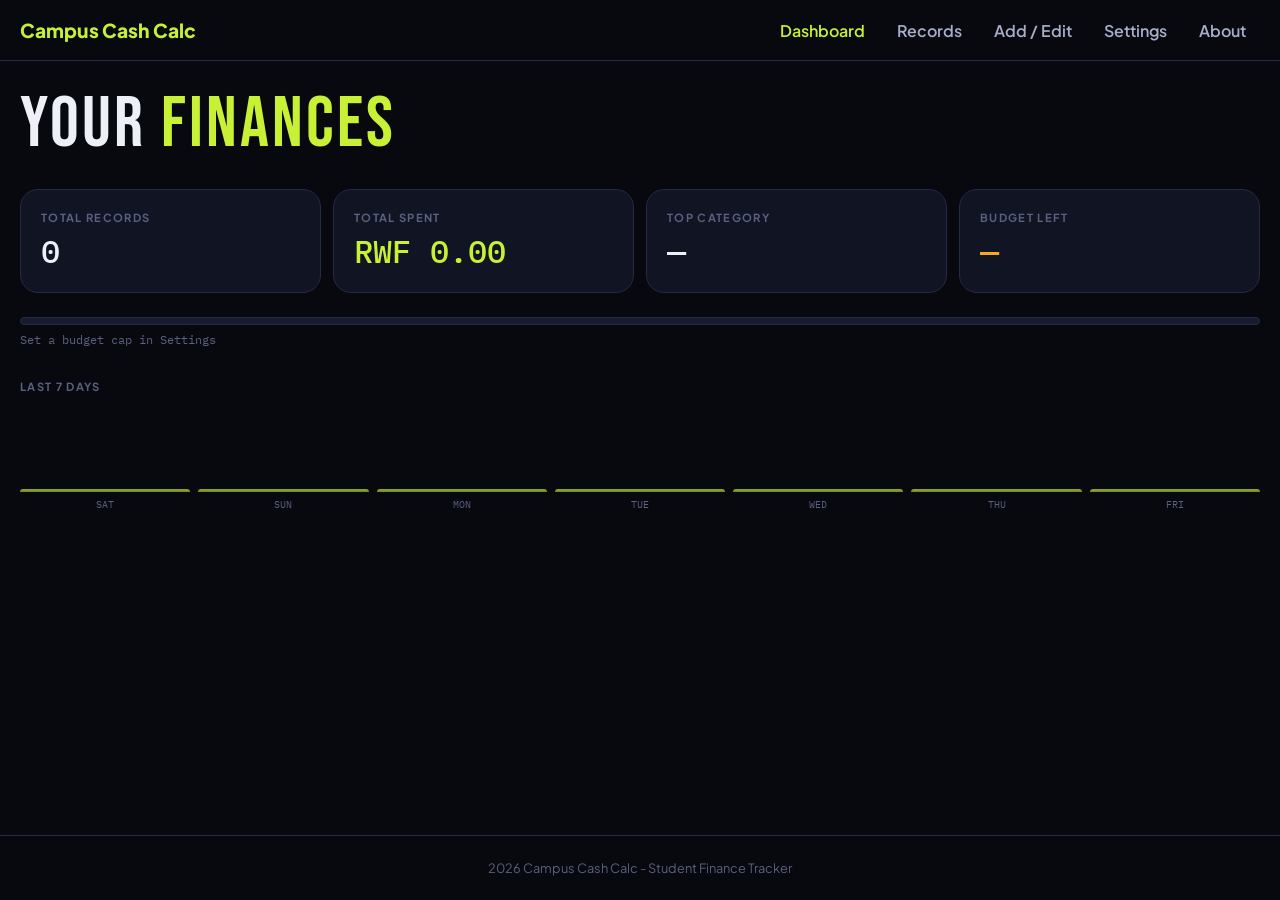
<file: index.html>
<!DOCTYPE html>
<html lang="en">
<head>
  <meta charset="UTF-8" /><meta name="viewport" content="width=device-width, initial-scale=1.0" />
  <title>Campus Cash Calc - Student Finance Tracker</title>
  <meta name="description" content="Track student expenses, set budgets, search with regex, import/export." />
  <meta name="theme-color" content="#08090e" />
  <link rel="preconnect" href="https://fonts.googleapis.com" /><link rel="preconnect" href="https://fonts.gstatic.com" crossorigin />
  <link href="https://fonts.googleapis.com/css2?family=Bebas+Neue&family=IBM+Plex+Mono:wght@400;500&family=Plus+Jakarta+Sans:wght@400;500;600;700&display=swap" rel="stylesheet" />
  <link rel="stylesheet" href="styles/main.css" />
</head>
<body>
  <a href="#main-content" class="skip-link">Skip to main content</a>
  <div id="status-msg" role="status" aria-live="polite" aria-atomic="true" class="sr-only"></div>
  <div id="alert-msg" role="alert" aria-live="assertive" aria-atomic="true" class="sr-only"></div>
  <header class="site-header"><div class="header-inner">
    <span class="logo" aria-label="Campus Cash Calc">Campus Cash Calc</span>
    <button class="nav-toggle" aria-expanded="false" aria-controls="primary-nav" aria-label="Open or close navigation menu">
      <span class="burger-bar"></span><span class="burger-bar"></span><span class="burger-bar"></span>
    </button>
    <nav id="primary-nav" aria-label="Primary navigation"><ul role="list">
      <li><a href="#section-dashboard" class="nav-link">Dashboard</a></li>
      <li><a href="#section-records" class="nav-link">Records</a></li>
      <li><a href="#section-add" class="nav-link">Add / Edit</a></li>
      <li><a href="#section-settings" class="nav-link">Settings</a></li>
      <li><a href="#section-about" class="nav-link">About</a></li>
    </ul></nav>
  </div></header>
  <main id="main-content">
    <section id="section-dashboard" class="app-section" aria-labelledby="heading-dashboard">
      <h1 id="heading-dashboard">Your <span>Finances</span></h1>
      <div class="stats-grid" role="region" aria-label="Summary statistics">
        <article class="stat-card"><span class="stat-label">Total Records</span><span class="stat-value" id="stat-total-records">0</span></article>
        <article class="stat-card"><span class="stat-label">Total Spent</span><span class="stat-value" id="stat-total-spent">RWF 0.00</span></article>
        <article class="stat-card"><span class="stat-label">Top Category</span><span class="stat-value" id="stat-top-category">-</span></article>
        <article class="stat-card"><span class="stat-label">Budget Left</span><span class="stat-value" id="stat-budget-left">-</span></article>
      </div>
      <div class="budget-bar-wrap">
        <div class="budget-bar-track" role="progressbar" aria-valuenow="0" aria-valuemin="0" aria-valuemax="100" aria-label="Budget used">
          <div class="budget-bar-fill" id="budget-bar-fill"></div></div>
        <p class="budget-bar-label" id="budget-bar-label">Set a budget cap in Settings</p>
      </div>
      <section aria-labelledby="heading-trend"><h2 id="heading-trend">Last 7 Days</h2>
        <div class="trend-chart" id="trend-chart" aria-label="Spending trend for the last 7 days" role="img"></div>
      </section>
    </section>
    <section id="section-records" class="app-section" aria-labelledby="heading-records">
      <h1 id="heading-records">All <span>Records</span></h1>
      <div class="toolbar">
        <div class="search-wrap" role="search"><label for="search-input">Search</label><input type="search" id="search-input" autocomplete="off" aria-describedby="search-hint" /><span id="search-hint" class="hint">Supports regex e.g. (food|coffee)</span></div>
        <div class="toolbar-controls">
          <div class="form-group" style="margin:0"><label for="sort-select">Sort</label>
            <select id="sort-select">
              <option value="date-desc">Date (newest)</option><option value="date-asc">Date (oldest)</option>
              <option value="desc-az">Description A-Z</option><option value="desc-za">Description Z-A</option>
              <option value="amount-desc">Amount (high)</option><option value="amount-asc">Amount (low)</option>
            </select></div>
          <div class="form-group" style="margin:0"><label for="category-filter">Category</label>
            <select id="category-filter"><option value="">All</option></select></div>
        </div>
      </div>
      <div class="table-wrap"><table aria-label="Transaction records">
        <thead><tr><th scope="col">Description</th><th scope="col">Amount</th><th scope="col">Category</th><th scope="col">Date</th><th scope="col">Actions</th></tr></thead>
        <tbody id="records-tbody"></tbody>
      </table><p id="records-empty" class="empty-msg" hidden>No records yet.</p></div>
      <div class="import-export">
        <button id="btn-export" type="button">Export JSON</button>
        <label class="btn" for="btn-import">Import JSON<input type="file" id="btn-import" accept=".json" class="sr-only" /></label>
      </div>
    </section>
    <section id="section-add" class="app-section" aria-labelledby="heading-add">
      <h1 id="heading-add">Add <span>Transaction</span></h1>
      <form id="transaction-form" novalidate>
        <p id="form-status" role="status" aria-live="polite" class="form-status"></p>
        <div class="form-group"><label for="field-description">Description <span aria-hidden="true">*</span></label>
          <input type="text" id="field-description" required autocomplete="off" aria-required="true" aria-describedby="err-description" />
          <span id="err-description" class="field-error" aria-live="polite"></span></div>
        <div class="form-group"><label for="field-amount">Amount (<span id="currency-label">RWF</span>) *</label>
          <input type="text" id="field-amount" inputmode="decimal" placeholder="0.00" required aria-required="true" aria-describedby="err-amount" />
          <span id="err-amount" class="field-error" aria-live="polite"></span></div>
        <div class="form-group"><label for="field-category">Category *</label>
          <select id="field-category" required aria-required="true" aria-describedby="err-category"><option value="">- Select -</option></select>
          <span id="err-category" class="field-error" aria-live="polite"></span></div>
        <div class="form-group"><label for="field-date">Date *</label>
          <input type="date" id="field-date" required aria-required="true" aria-describedby="err-date" />
          <span id="err-date" class="field-error" aria-live="polite"></span></div>
        <input type="hidden" id="field-edit-id" value="" />
        <div class="form-actions">
          <button type="submit" id="btn-submit">Save Transaction</button>
          <button type="button" id="btn-cancel" class="btn-secondary">Cancel</button>
        </div>
      </form>
    </section>
    <section id="section-settings" class="app-section" aria-labelledby="heading-settings">
      <h1 id="heading-settings">App <span>Settings</span></h1>
      <form id="settings-form" novalidate>
        <fieldset><legend>Budget Cap</legend>
          <div class="form-group"><label for="setting-budget">Monthly Budget</label>
            <input type="text" id="setting-budget" inputmode="decimal" placeholder="e.g. 50000.00" />
            <span id="err-budget" class="field-error" aria-live="polite"></span></div></fieldset>
        <fieldset><legend>Currency</legend>
          <div class="form-group"><label for="setting-base-currency">Base Currency</label>
            <select id="setting-base-currency"><option value="RWF">RWF</option><option value="USD">USD</option></select></div>
          <div class="form-group"><label for="rate-usd">Rate: USD</label>
            <input type="text" id="rate-usd" inputmode="decimal" placeholder="0.00072" /></div></fieldset>
        <fieldset><legend>Categories</legend>
          <div class="form-group"><label for="setting-categories">Categories (comma-separated)</label>
            <input type="text" id="setting-categories" />
            <p class="hint">Replace default category list.</p></div></fieldset>
        <div class="form-actions">
          <button type="submit" id="btn-save-settings">Save Settings</button>
          <button type="button" id="btn-clear-data" class="btn-danger">Clear All Data</button>
        </div>
      </form>
    </section>
    <section id="section-about" class="app-section" aria-labelledby="heading-about">
      <h1 id="heading-about">About <span>This App</span></h1>
      <div class="about-card">
        <h2 class="about-app-name">Campus Cash Calc</h2>
        <p>A personal finance tracker built for students. Categorise spending, set a budget, search records, and export your data.</p>
        <ul class="about-links">
          <li><a href="https://github.com/MagyeraND" target="_blank" rel="noopener noreferrer">GitHub</a></li>
          <li><a href="mailto:ndmagyera@gmail.com">Email</a></li>
        </ul>
      </div>
    </section>
  </main>
  <footer class="site-footer"><p>2026 Campus Cash Calc - Student Finance Tracker</p></footer>
  <script src="scripts/storage.js"></script>
  <script src="scripts/state.js"></script>
  <script src="scripts/validators.js"></script>
  <script src="scripts/search.js"></script>
  <script src="scripts/ui.js"></script>
</body>
</html>
</file>
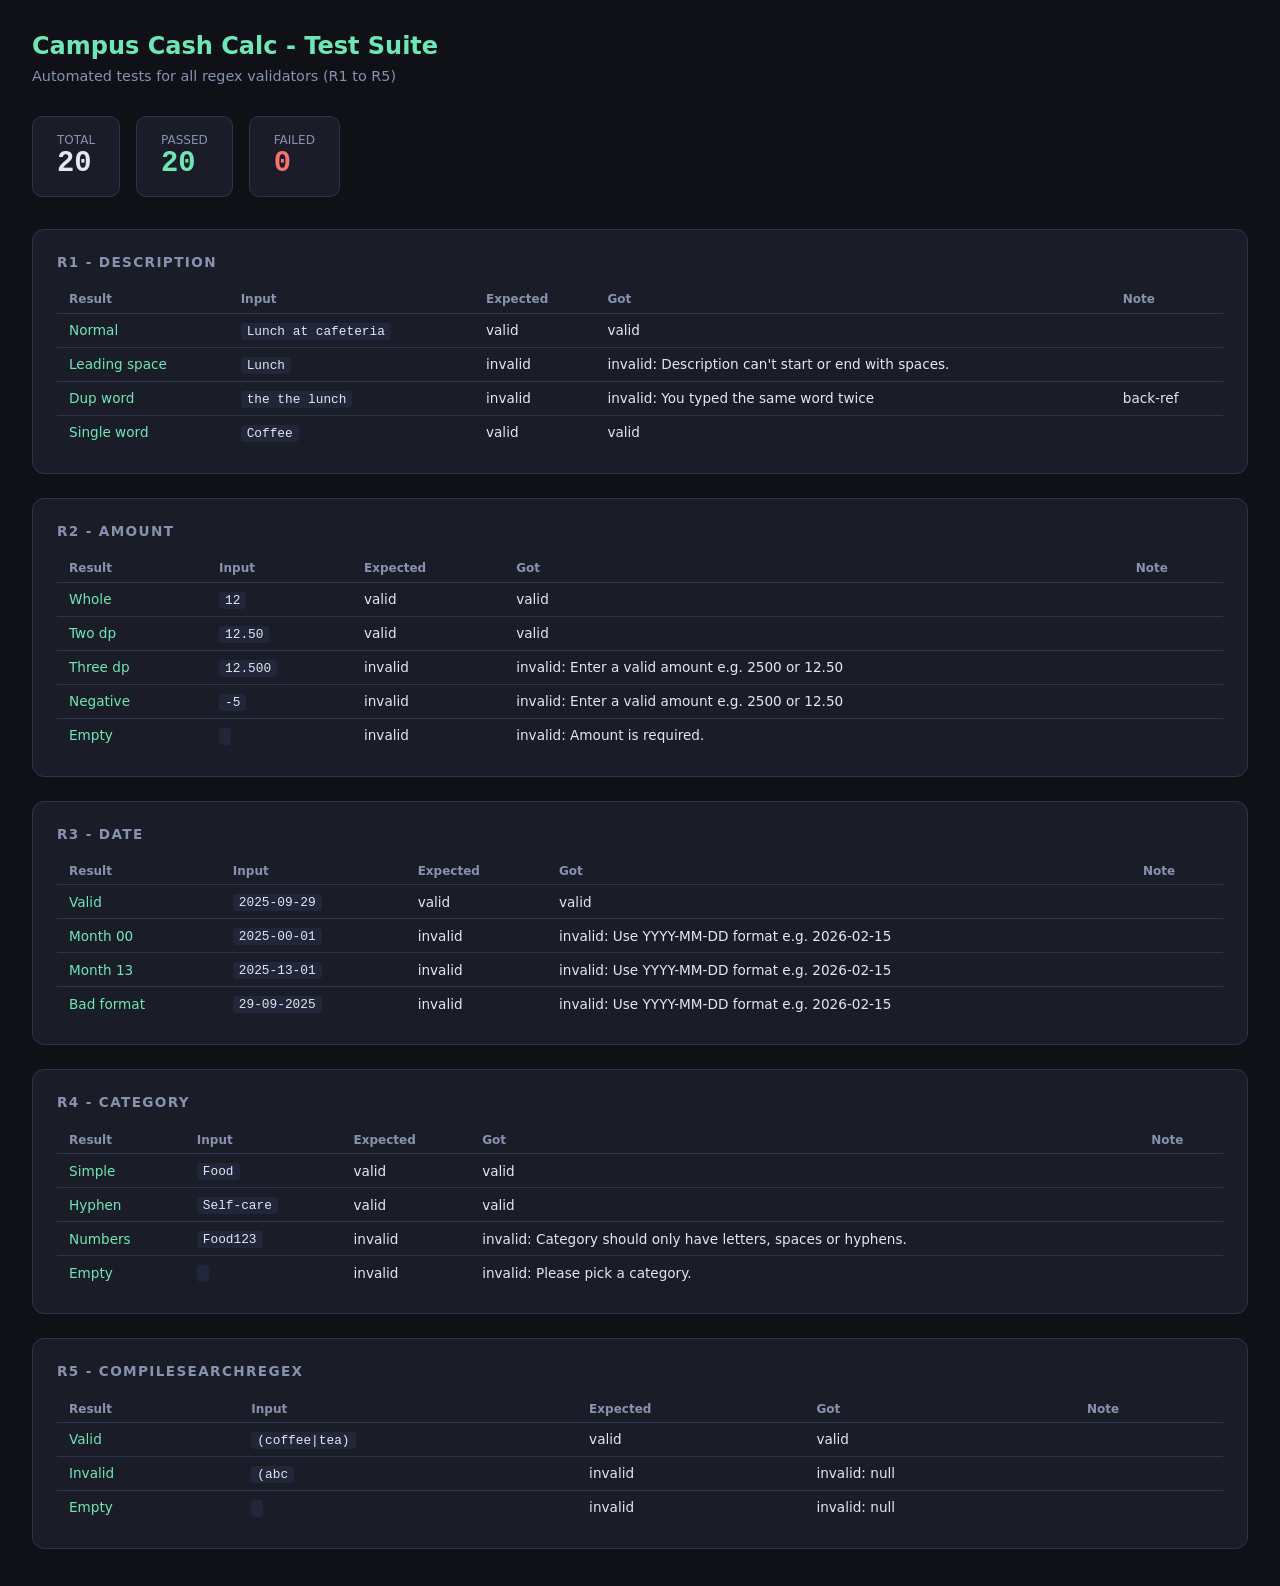
<file: tests.html>
<!DOCTYPE html>
<html lang="en">
<head>
  <meta charset="UTF-8" /><meta name="viewport" content="width=device-width, initial-scale=1.0" />
  <title>Campus Cash Calc - Tests</title>
  <style>
    :root{--pass:#6ee7b7;--fail:#f87171;--bg:#0f1117;--surface:#1a1d27;--border:#2e3352;--text:#e2e8f0;--muted:#8892b0;}
    *{box-sizing:border-box;margin:0;padding:0;}
    body{font-family:system-ui,sans-serif;background:var(--bg);color:var(--text);padding:2rem;}
    h1{font-size:1.5rem;color:var(--pass);margin-bottom:.5rem;}
    p.subtitle{color:var(--muted);margin-bottom:2rem;font-size:.9rem;}
    .summary{display:flex;gap:1rem;margin-bottom:2rem;}
    .summary-card{background:var(--surface);border:1px solid var(--border);border-radius:10px;padding:1rem 1.5rem;}
    .summary-card span{display:block;font-size:.75rem;color:var(--muted);text-transform:uppercase;}
    .summary-card strong{font-size:1.8rem;font-family:monospace;}
    .pass-count{color:var(--pass);} .fail-count{color:var(--fail);}
    section{background:var(--surface);border:1px solid var(--border);border-radius:12px;padding:1.5rem;margin-bottom:1.5rem;}
    section h2{font-size:.85rem;text-transform:uppercase;letter-spacing:.1em;color:var(--muted);margin-bottom:1rem;}
    table{width:100%;border-collapse:collapse;font-size:.85rem;}
    th{text-align:left;padding:.4rem .75rem;color:var(--muted);font-size:.75rem;border-bottom:1px solid var(--border);}
    td{padding:.5rem .75rem;border-bottom:1px solid var(--border);}
    tr:last-child td{border-bottom:none;}
    .pass td:first-child{color:var(--pass);} .fail td:first-child{color:var(--fail);}
    code{background:#22263a;padding:1px 6px;border-radius:4px;font-size:.8rem;}
  </style>
</head>
<body>
  <h1>Campus Cash Calc - Test Suite</h1>
  <p class="subtitle">Automated tests for all regex validators (R1 to R5)</p>
  <div class="summary">
    <div class="summary-card"><span>Total</span><strong id="total">...</strong></div>
    <div class="summary-card"><span>Passed</span><strong id="passed" class="pass-count">...</strong></div>
    <div class="summary-card"><span>Failed</span><strong id="failed" class="fail-count">...</strong></div>
  </div>
  <div id="results"></div>
  <script src="scripts/validators.js"></script>
  <script>
    var suites=[];
    function addSuite(name,fn,cases){ var tests=[]; for(var i=0;i<cases.length;i++){var c=cases[i];tests.push({label:c[0],input:c[1],expectOk:c[2],note:c[3]||"",validate:fn});} suites.push({name:name,tests:tests}); }
    function runAll(){
      var tp=0,tf=0,container=document.getElementById("results");
      for(var s=0;s<suites.length;s++){
        var suite=suites[s],section=document.createElement("section");
        section.innerHTML="<h2>"+suite.name+"</h2>";
        var table=document.createElement("table");
        table.innerHTML="<thead><tr><th>Result</th><th>Input</th><th>Expected</th><th>Got</th><th>Note</th></tr></thead>";
        var tbody=document.createElement("tbody");
        for(var t=0;t<suite.tests.length;t++){
          var test=suite.tests[t],result=test.validate(test.input),passed=result.ok===test.expectOk;
          if(passed){tp++;}else{tf++;}
          var tr=document.createElement("tr"); tr.className=passed?"pass":"fail";
          var safe=String(test.input).replace(/</g,"&lt;");
          var got=result.ok?"valid":"invalid"; if(!result.ok&&result.msg) got+=": "+result.msg;
          tr.innerHTML="<td>"+test.label+"</td><td><code>"+safe+"</code></td><td>"+(test.expectOk?"valid":"invalid")+"</td><td>"+got+"</td><td>"+test.note+"</td>";
          tbody.appendChild(tr);
        }
        table.appendChild(tbody); section.appendChild(table); container.appendChild(section);
      }
      document.getElementById("total").textContent=tp+tf;
      document.getElementById("passed").textContent=tp;
      document.getElementById("failed").textContent=tf;
    }
    addSuite("R1 - Description",validateDescription,[["Normal","Lunch at cafeteria",true,""],["Leading space"," Lunch",false,""],["Dup word","the the lunch",false,"back-ref"],["Single word","Coffee",true,""]]);
    addSuite("R2 - Amount",validateAmount,[["Whole","12",true,""],["Two dp","12.50",true,""],["Three dp","12.500",false,""],["Negative","-5",false,""],["Empty","",false,""]]);
    addSuite("R3 - Date",validateDate,[["Valid","2025-09-29",true,""],["Month 00","2025-00-01",false,""],["Month 13","2025-13-01",false,""],["Bad format","29-09-2025",false,""]]);
    addSuite("R4 - Category",validateCategory,[["Simple","Food",true,""],["Hyphen","Self-care",true,""],["Numbers","Food123",false,""],["Empty","",false,""]]);
    addSuite("R5 - compileSearchRegex",function(p){var rx=compileSearchRegex(p,false);return{ok:rx!==null,msg:rx?"":"null"};},
      [["Valid","(coffee|tea)",true,""],["Invalid","(abc",false,""],["Empty","",false,""]]);
    runAll();
  </script>
</body>
</html>
</file>
<file: styles/main.css>
:root {
  --bg: #08090e; --surface: #111422; --surface2: #181c30;
  --border: #252a45; --lime: #c8f135; --lime-dim: #a0c228;
  --amber: #f5a623; --rose: #ff6b6b;
  --text: #eef0f8; --text2: #a8adc8; --text3: #5a6080;
  --font-body: 'Plus Jakarta Sans', system-ui, sans-serif;
  --font-mono: 'IBM Plex Mono', monospace;
  --font-display: 'Bebas Neue', Impact, sans-serif;
  --r: 12px; --r-sm: 6px; --r-lg: 18px;
  --trans: 180ms cubic-bezier(.4,0,.2,1);
}
*, *::before, *::after { box-sizing: border-box; margin: 0; padding: 0; }
html { -webkit-font-smoothing: antialiased; }
body { font-family: var(--font-body); background: var(--bg); color: var(--text); min-height: 100vh; display: flex; flex-direction: column; }
.sr-only { position: absolute; width: 1px; height: 1px; overflow: hidden; clip: rect(0,0,0,0); }
.site-header { position: sticky; top: 0; z-index: 200; background: var(--bg); border-bottom: 1px solid var(--border); }
.header-inner { display: flex; align-items: center; justify-content: space-between; padding: 0 20px; height: 60px; }
.logo { font-size: 1.2rem; font-weight: 800; color: var(--lime); }
.nav-toggle { display: flex; flex-direction: column; gap: 5px; background: none; border: none; cursor: pointer; padding: 8px; }
.burger-bar { display: block; width: 22px; height: 2px; background: var(--text); border-radius: 2px; }
#primary-nav { display: none; position: absolute; top: 60px; left: 0; right: 0; background: var(--surface); padding: 12px 20px; }
#primary-nav.open { display: block; }
#primary-nav ul { list-style: none; display: flex; flex-direction: column; gap: 4px; }
.nav-link { display: flex; padding: 10px 14px; color: var(--text2); font-weight: 600; text-decoration: none; border-radius: var(--r-sm); }
.nav-link.active { color: var(--lime); }
main { flex: 1; max-width: 1280px; width: 100%; margin: 0 auto; padding: 28px 20px 60px; }
.app-section { display: none; }
.app-section.active { display: block; animation: sectionIn 280ms cubic-bezier(.4,0,.2,1); }
@keyframes sectionIn { from { opacity:0; transform:translateY(12px); } to { opacity:1; transform:translateY(0); } }
.app-section>h1 { font-family: var(--font-display); font-size: clamp(2.2rem,8vw,4.5rem); font-weight:400; color:var(--text); margin-bottom:28px; line-height:1; letter-spacing:3px; text-transform:uppercase; }
.app-section>h1 span { color: var(--lime); }
.stats-grid { display: grid; grid-template-columns: 1fr 1fr; gap: 12px; margin-bottom: 24px; }
.stat-card { background: var(--surface); border: 1px solid var(--border); border-radius: var(--r-lg); padding: 20px; display: flex; flex-direction: column; gap: 6px; }
.stat-label { font-size: .7rem; font-weight: 700; text-transform: uppercase; letter-spacing: .12em; color: var(--text3); }
.stat-value { font-family: var(--font-mono); font-size: clamp(1.2rem,4vw,2rem); font-weight: 500; color: var(--text); }
.budget-bar-wrap { margin-bottom: 32px; }
.budget-bar-track { width:100%; height:8px; background:var(--surface2); border-radius:999px; overflow:hidden; border:1px solid var(--border); }
.budget-bar-fill { height:100%; width:0%; background:linear-gradient(90deg,var(--lime-dim),var(--lime)); border-radius:999px; transition:width 700ms; }
.budget-bar-fill.over { background:linear-gradient(90deg,#c0392b,var(--rose)); }
.budget-bar-label { font-size:.78rem; color:var(--text3); margin-top:6px; font-family:var(--font-mono); }
.trend-chart { display:flex; align-items:flex-end; gap:8px; height:110px; padding:8px 0; }
.trend-bar-wrap { flex:1; display:flex; flex-direction:column; align-items:center; gap:6px; height:100%; justify-content:flex-end; }
.trend-bar { width:100%; min-height:3px; background:linear-gradient(180deg,var(--lime),var(--lime-dim)); border-radius:4px 4px 0 0; }
.trend-day { font-size:.6rem; color:var(--text3); font-family:var(--font-mono); text-transform:uppercase; }
label { display:block; font-size:.78rem; font-weight:700; color:var(--text3); margin-bottom:5px; text-transform:uppercase; letter-spacing:.08em; }
input[type="text"],input[type="search"],input[type="date"],select { width:100%; padding:11px 14px; background:var(--surface); border:1px solid var(--border); border-radius:var(--r); color:var(--text); font-family:var(--font-body); font-size:.95rem; transition:border-color var(--trans); appearance:none; }
input:focus,select:focus { border-color:var(--lime); box-shadow:0 0 0 3px rgba(200,241,53,.12); outline:none; }
input.invalid,select.invalid { border-color:var(--rose); }
.form-group { margin-bottom:18px; }
.field-error { display:block; font-size:.78rem; color:var(--rose); margin-top:5px; min-height:1.1em; font-family:var(--font-mono); }
.form-status { padding:10px 14px; border-radius:var(--r); margin-bottom:18px; font-size:.875rem; border:1px solid transparent; }
.form-status.success { background:rgba(200,241,53,.08); color:var(--lime); border-color:rgba(200,241,53,.2); }
.form-status.error { background:rgba(255,107,107,.08); color:var(--rose); border-color:rgba(255,107,107,.2); }
.form-actions { display:flex; gap:10px; flex-wrap:wrap; margin-top:24px; }
fieldset { border:1px solid var(--border); border-radius:var(--r-lg); padding:20px; margin-bottom:20px; }
legend { padding:0 10px; font-weight:700; font-size:.72rem; color:var(--lime); text-transform:uppercase; letter-spacing:.1em; }
button,.btn { display:inline-flex; align-items:center; gap:6px; padding:10px 18px; border-radius:var(--r); font-family:var(--font-body); font-size:.875rem; font-weight:700; cursor:pointer; border:none; text-decoration:none; transition:background var(--trans); }
#btn-submit,#btn-save-settings { background:var(--lime); color:var(--bg); }
.btn-secondary { background:var(--surface2); color:var(--text2); border:1px solid var(--border); }
#btn-clear-data { background:rgba(255,107,107,.1); color:var(--rose); border:1px solid rgba(255,107,107,.3); }
.table-wrap { overflow-x:auto; border-radius:var(--r-lg); border:1px solid var(--border); margin-bottom:20px; }
table { width:100%; border-collapse:collapse; font-size:.875rem; }
thead { background:var(--surface2); }
th { padding:11px 16px; text-align:left; font-size:.68rem; font-weight:700; text-transform:uppercase; letter-spacing:.12em; color:var(--text3); border-bottom:1px solid var(--border); }
td { padding:13px 16px; border-bottom:1px solid var(--border); color:var(--text2); }
tr:last-child td { border-bottom:none; }
.badge { font-size:.8rem; font-weight:700; font-family:var(--font-mono); color:var(--lime); }
.empty-msg { text-align:center; padding:48px; color:var(--text3); font-size:.9rem; font-family:var(--font-mono); }
.btn-edit,.btn-delete { background:none; border:none; padding:0; font-size:.82rem; font-weight:600; cursor:pointer; text-decoration:underline; }
.btn-edit { color:var(--text2); } .btn-delete { color:var(--rose); }
mark { background:rgba(245,166,35,.3); color:var(--amber); border-radius:3px; padding:0 3px; font-weight:700; }
.import-export { display:flex; gap:8px; flex-wrap:wrap; margin-bottom:40px; }
@media (min-width: 768px) {
  #primary-nav { display: block; position: static; background: transparent; border: none; padding: 0; }
  #primary-nav ul { flex-direction: row; gap: 4px; }
  .nav-toggle { display: none; }
  .stats-grid { grid-template-columns: repeat(4, 1fr); }
}
@media (max-width: 600px) {
  .table-wrap table,.table-wrap thead,.table-wrap tbody,.table-wrap th,.table-wrap td,.table-wrap tr { display: block; }
  .table-wrap thead { display: none; }
  .table-wrap tr { background:var(--surface); border:1px solid var(--border); border-radius:12px; margin-bottom:10px; padding:14px; }
  .table-wrap td { border:none; padding:5px 0; display:flex; justify-content:space-between; }
  .table-wrap td::before { content:attr(data-label); font-size:.68rem; font-weight:700; text-transform:uppercase; color:var(--text3); }
}
.skip-link { position:absolute; top:-100%; left:16px; background:var(--lime); color:var(--bg); padding:10px 18px; border-radius:0 0 12px 12px; font-weight:700; text-decoration:none; z-index:9999; }
.skip-link:focus { top:0; }
.toolbar { display:flex; flex-direction:column; gap:12px; margin-bottom:20px; }
.toolbar-controls { display:flex; flex-wrap:wrap; gap:12px; }
.hint { font-size:.72rem; color:var(--text3); font-family:var(--font-mono); margin-top:4px; }
.rates-grid { display:grid; grid-template-columns:1fr; gap:12px; }
.about-card { background:var(--surface); border:1px solid var(--border); border-radius:24px; padding:2rem; max-width:600px; }
.about-app-name { font-family:var(--font-display); font-size:2rem; color:var(--lime); margin-bottom:1rem; }
.about-links { list-style:none; margin-top:1.5rem; display:flex; gap:1rem; flex-wrap:wrap; }
.about-links a { color:var(--lime); text-decoration:none; font-weight:600; }
.site-footer { text-align:center; padding:1.5rem; color:var(--text3); font-size:.8rem; border-top:1px solid var(--border); margin-top:auto; }
:focus-visible { outline:2px solid var(--lime); outline-offset:3px; border-radius:4px; }
.stat-card { transition: border-color 180ms, transform 180ms, box-shadow 180ms; cursor: default; }
.stat-card:hover { border-color: #2e3560; transform: translateY(-2px); box-shadow: 0 4px 24px rgba(0,0,0,.5); }
.stat-card:nth-child(2) .stat-value { color: var(--lime); }
tbody tr:hover td { background: var(--surface2); }
td:first-child { color: var(--text); font-weight: 500; }
button:active { transform: scale(.97); }
input::placeholder { color: var(--text3); }
input:hover, select:hover { background: var(--surface2); }
.form-status { display: block; }
input[type="date"]::-webkit-calendar-picker-indicator { filter: invert(.6); cursor: pointer; }
#btn-export, label.btn { background:var(--surface2); color:var(--text2); border:1px solid var(--border); cursor:pointer; }
.btn-danger, #btn-clear-data { background:rgba(255,107,107,.1); color:var(--rose); border:1px solid rgba(255,107,107,.3); }
.burger-bar { transition: transform 180ms cubic-bezier(.4,0,.2,1), opacity 180ms cubic-bezier(.4,0,.2,1); }
.nav-toggle[aria-expanded="true"] .burger-bar:nth-child(1) { transform: translateY(7px) rotate(45deg); }
.nav-toggle[aria-expanded="true"] .burger-bar:nth-child(2) { opacity: 0; transform: scaleX(0); }
.nav-toggle[aria-expanded="true"] .burger-bar:nth-child(3) { transform: translateY(-7px) rotate(-45deg); }
#section-dashboard h2 { font-size:.7rem; font-weight:700; text-transform:uppercase; letter-spacing:.12em; color:var(--text3); margin-bottom:16px; }
.trend-bar { opacity:.7; transition: opacity 180ms; cursor:pointer; }
.trend-bar:hover { opacity:1; }
@media (min-width: 1024px) { .stats-grid { grid-template-columns: repeat(4, 1fr); } .toolbar { flex-direction: row; align-items: flex-end; } }
.search-wrap .hint { margin-top: 4px; }
.stat-card:nth-child(4) .stat-value { color: var(--amber); }
</file>
